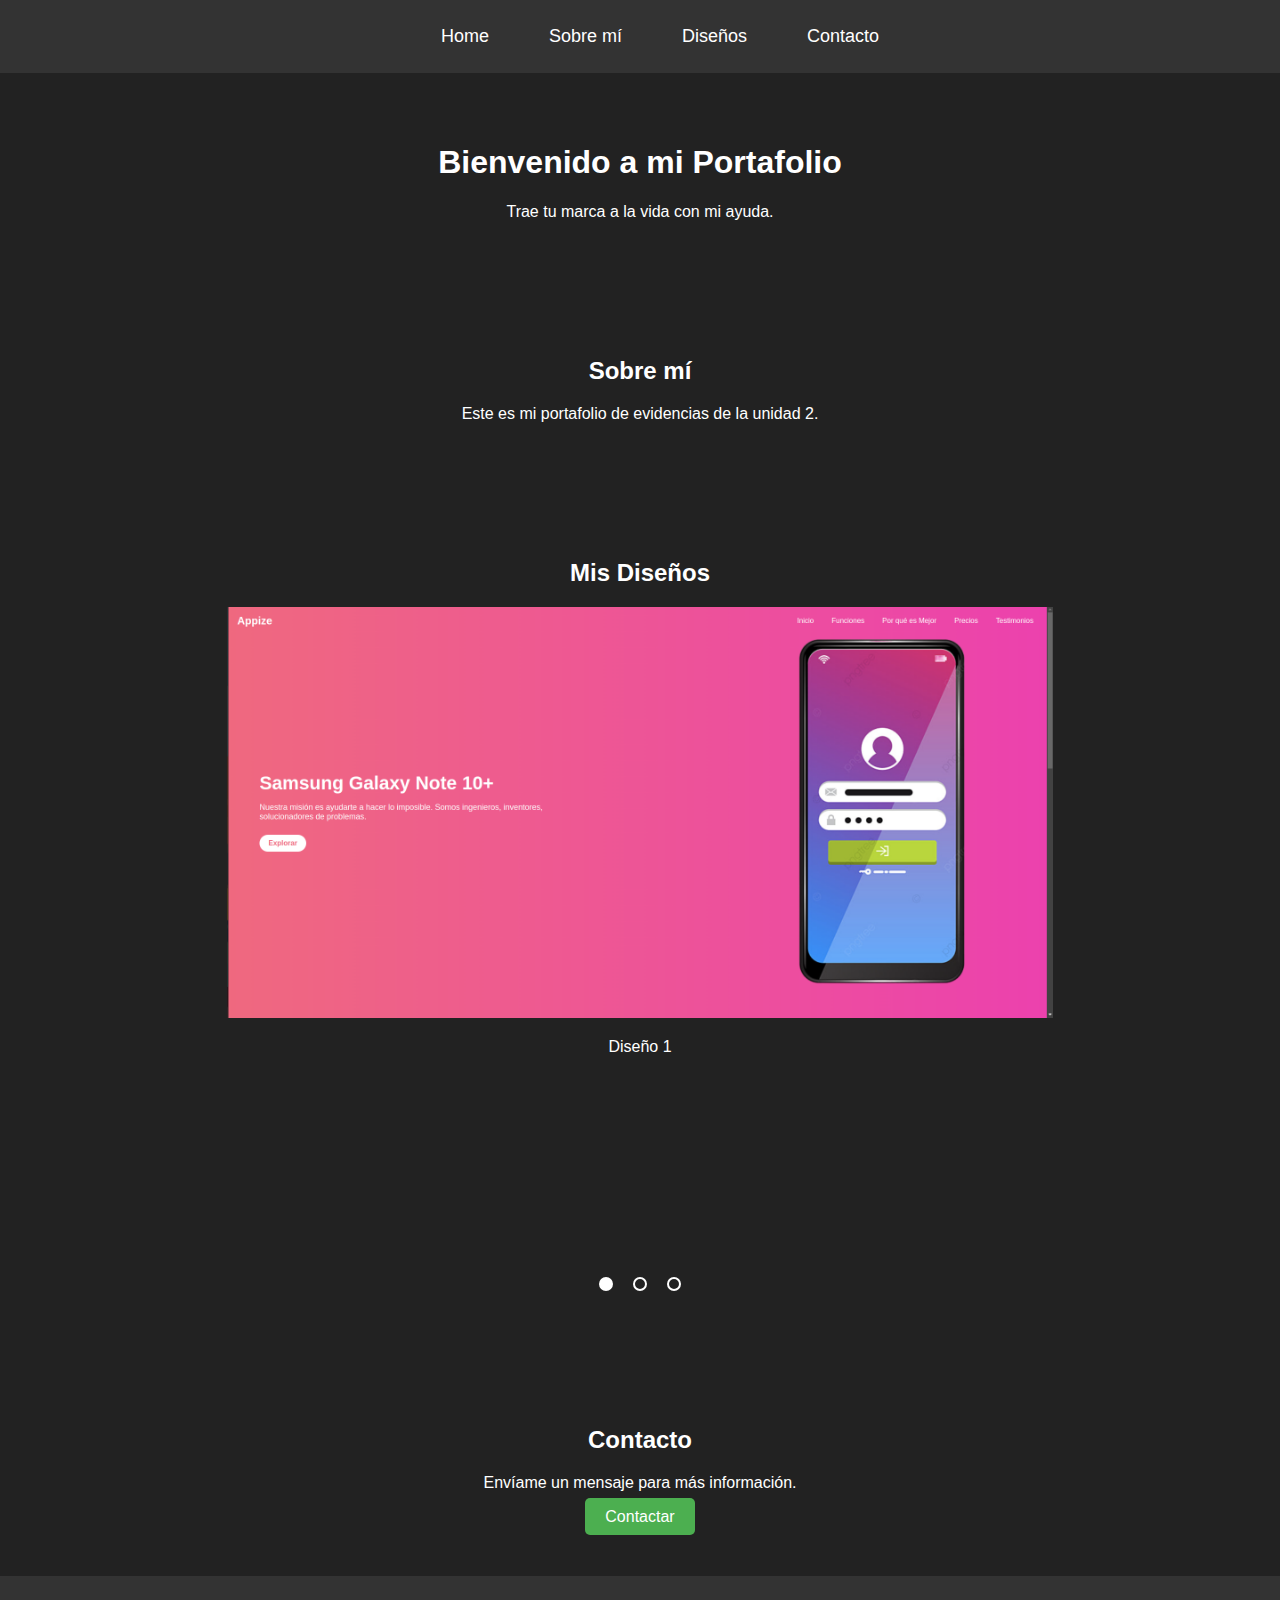
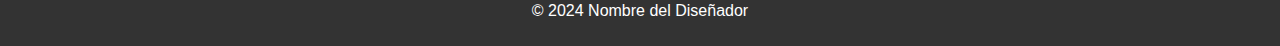
<file: index.html>
<!DOCTYPE html>
<html lang="es">
<head>
    <meta charset="UTF-8">
    <meta name="viewport" content="width=device-width, initial-scale=1.0">
    <title>Portafolio - Carrusel de Diseños</title>
    <link rel="stylesheet" href="styles.css">
</head>
<body>
    <header>
        <nav>
            <ul>
                <li><a href="#home">Home</a></li>
                <li><a href="#about">Sobre mí</a></li>
                <li><a href="#designs">Diseños</a></li>
                <li><a href="#contact">Contacto</a></li>
            </ul>
        </nav>
    </header>
    
    <section id="home">
        <h1>Bienvenido a mi Portafolio</h1>
        <p>Trae tu marca a la vida con mi ayuda.</p>
    </section>
    
    <section id="about">
        <h2>Sobre mí</h2>
        <p>Este es mi portafolio de evidencias de la unidad 2.</p>
    </section>
    
    <section id="designs">
        <h2>Mis Diseños</h2>
        
        <!-- Contenedor del slideshow -->
        <div class="slideshow-container">
            <!-- Slide 1 con enlace a "design1.html" -->
            <input type="radio" name="slider" id="slide1" checked>
            <div class="slide">
                <a href="Diseño1/index.html">
                    <img src="img/Diseño1.png" alt="Diseño 1">
                </a>
                <p>Diseño 1</p>
            </div>

            <!-- Slide 2 con enlace a "design2.html" -->
            <input type="radio" name="slider" id="slide2">
            <div class="slide">
                <a href="Login/index.html">
                    <img src="img/Login.png" alt="Diseño 2">
                </a>
                <p>Diseño 2</p>
            </div>

            <!-- Slide 3 con enlace a "design3.html" -->
            <input type="radio" name="slider" id="slide3">
            <div class="slide">
                <a href="Dasboard/index.html">
                    <img src="img/Dasboard.png" alt="Diseño 3">
                </a>
                <p>Diseño 3</p>
            </div>

            <!-- Botones manuales debajo de las imágenes -->
            <div class="navigation-manual">
                <label for="slide1" class="manual-btn"></label>
                <label for="slide2" class="manual-btn"></label>
                <label for="slide3" class="manual-btn"></label>
            </div>
        </div>
    </section>
    
    <section id="contact">
        <h2>Contacto</h2>
        <p>Envíame un mensaje para más información.</p>
        <a href="mailto:tucorreo@ejemplo.com" class="button">Contactar</a>
    </section>
    
    <footer>
        <p>&copy; 2024 Nombre del Diseñador</p>
    </footer>
</body>
</html>
</file>
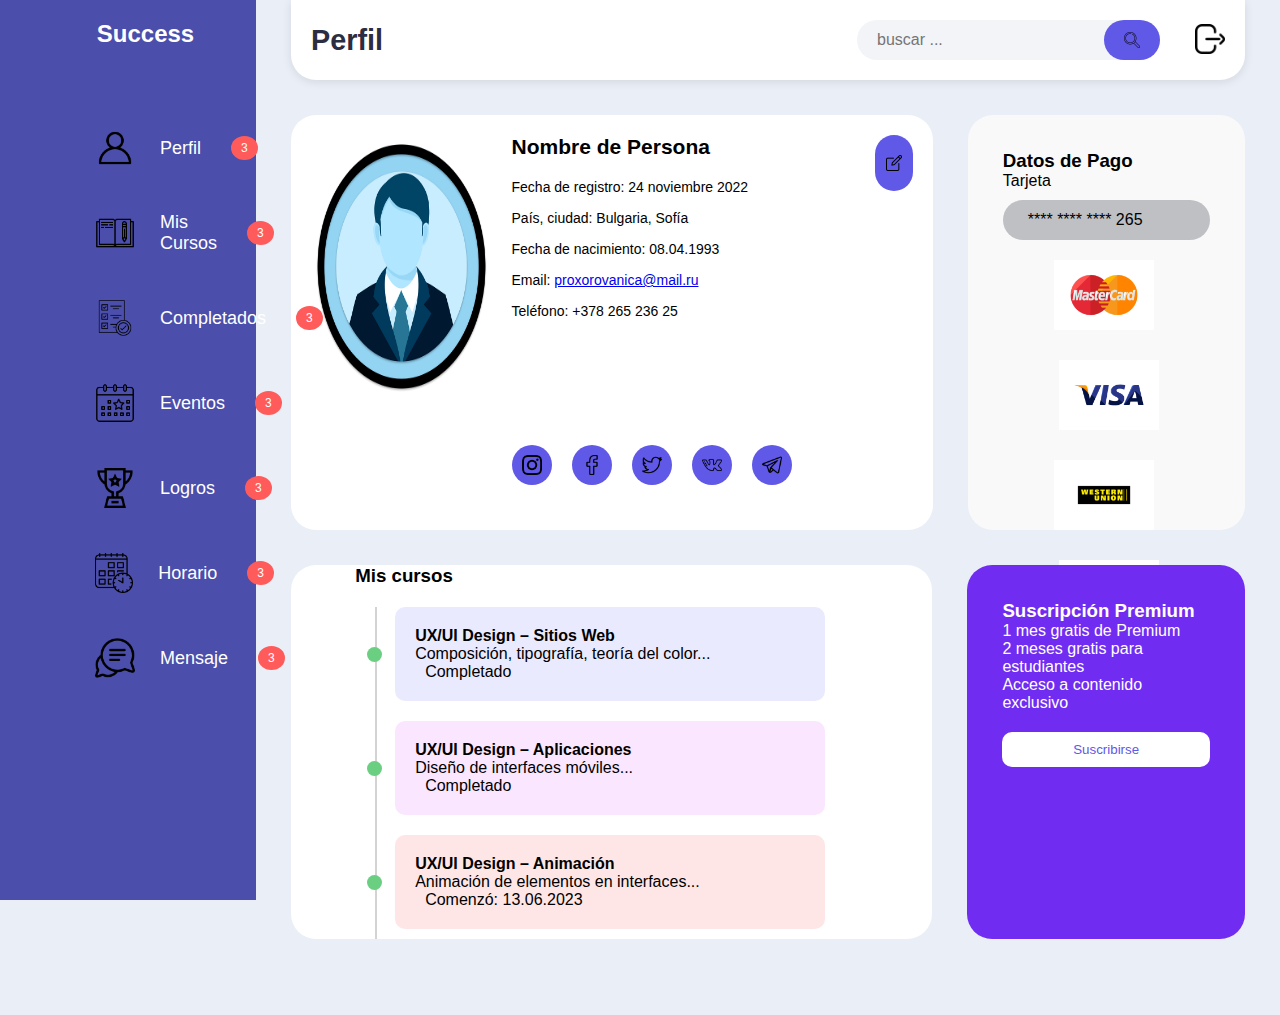
<file: Dasboard/index.html>
<!DOCTYPE html>
<html lang="es">
<head>
    <meta charset="UTF-8">
    <meta name="viewport" content="width=device-width, initial-scale=1.0">
    <title>Perfil de Usuario</title>
    <link rel="stylesheet" href="css/estilos.css">
</head>

<body>

    <div class="layout-contenedor">

        <!-- Contenedor lateral -->
        <aside>
            <h1>Success</h1>
            <nav>
                <ul>
                    <li>
                        <span class="arriba">
                            <span class="circulo"></span>
                            <span class="cuadro"></span>
                        </span>
                        <span class="abajo">
                            <span class="circulo-abajo"></span>
                            <span class="cuadro-abajo"></span>
                        </span>
                        <a href="#">
                            <img src="img/usuario.png" alt="Icono Perfil" class="icono">
                                Perfil
                            <span class="notificacion">3</span>

                        </a>
                    </li>

                    <li>
                        <span class="arriba">
                            <span class="circulo"></span>
                            <span class="cuadro"></span>
                        </span>
                        <span class="abajo">
                            <span class="circulo-abajo"></span>
                            <span class="cuadro-abajo"></span>
                        </span>
                        <a href="#">
                            <img src="img/deberes.png" alt="Icono Perfil" class="icono">
                                Mis Cursos
                            <span class="notificacion">3</span>
                        </a>
                    </li>

                    <li>
                        <span class="arriba">
                            <span class="circulo"></span>
                            <span class="cuadro"></span>
                        </span>
                        <span class="abajo">
                            <span class="circulo-abajo"></span>
                            <span class="cuadro-abajo"></span>
                        </span>
                        <a href="#">
                            <img src="img/comprobacion.png" alt="Icono Perfil" class="icono">
                            Completados
                            <span class="notificacion">3</span>
                        </a>
                    </li>
                    <li>
                        <span class="arriba">
                            <span class="circulo"></span>
                            <span class="cuadro"></span>
                        </span>
                        <span class="abajo">
                            <span class="circulo-abajo"></span>
                            <span class="cuadro-abajo"></span>
                        </span>
                        <a href="#">
                            <img src="img/evento.png" alt="Icono Perfil" class="icono">
                            Eventos
                            <span class="notificacion">3</span>
                        </a>
                    </li>
                    <li>
                        <span class="arriba">
                            <span class="circulo"></span>
                            <span class="cuadro"></span>
                        </span>
                        <span class="abajo">
                            <span class="circulo-abajo"></span>
                            <span class="cuadro-abajo"></span>
                        </span>
                        <a href="#">
                            <img src="img/logro.png" alt="Icono Perfil" class="icono">
                            Logros
                            <span class="notificacion">3</span>
                        </a>
                    </li>
                    <li>
                        <span class="arriba">
                            <span class="circulo"></span>
                            <span class="cuadro"></span>
                        </span>
                        <span class="abajo">
                            <span class="circulo-abajo"></span>
                            <span class="cuadro-abajo"></span>
                        </span>
                        <a href="#">
                            <img src="img/calendario.png" alt="Icono Perfil" class="icono">
                            Horario
                            <span class="notificacion">3</span>
                        </a>
                    </li>
                    <li>
                        <span class="arriba">
                            <span class="circulo"></span>
                            <span class="cuadro"></span>
                        </span>
                        <span class="abajo">
                            <span class="circulo-abajo"></span>
                            <span class="cuadro-abajo"></span>
                        </span>
                        <a href="#">
                            <img src="img/conversacion.png" alt="Icono Perfil" class="icono">
                            Mensaje
                            <span class="notificacion">3</span>
                        </a>
                    </li>
                </ul>
            </nav>
        </aside>
        

        <!-- Contenedor principal -->
        <div class="contenedor-principal">
            <!-- Header con barra de búsqueda -->
            

            <header class="header-busqueda">
                <h1>Perfil</h1> <!-- El título del perfil -->

                <div class="barra-iconos">

                    <div class="busqueda-icono">
                        <div class="busqueda">
                            <input type="text" placeholder="buscar ..."> <!-- Campo de búsqueda -->
                        </div>
                        
                        <button type="submit" class="boton-busqueda">
                            <img src="img/buscar.png" alt="Buscar" class="icono-busqueda">
                        </button>
                        
                    </div>
                
                    <button class="icono-salir">
                        <img src="img/salida.png" alt="Salir">
                    </button>

                </div>

            </header>
            


            <!-- Contenido principal -->
            <main class="contenido-principal">
                <!-- Encabezado de perfil -->
                <section class="encabezado-perfil">

                    <div class="info-perfil">
                        <img src="img/perfil.png" alt="Foto de perfil" class="foto-perfil">
                        
                        <div class="detalles-perfil">
                            
                            <div class="texto-perfil">
                                <h2>Nombre de Persona</h2>
                                <p>Fecha de registro: 24 noviembre 2022</p>
                                <p>País, ciudad: Bulgaria, Sofía</p>
                                <p>Fecha de nacimiento: 08.04.1993</p>
                                <p>Email: <a href="mailto:proxorovanica@mail.ru">proxorovanica@mail.ru</a></p>
                                <p>Teléfono: +378 265 236 25</p>
                            </div>

                            <div class="redes-sociales">
                                <a href="#"><img src="img/instagram.png" alt="Instagram"></a>
                                <a href="#"><img src="img/facebook.png" alt="Facebook"></a>
                                <a href="#"><img src="img/Twitter.png" alt="VK"></a>
                                <a href="#"><img src="img/vk.png" alt="VK"></a>
                                <a href="#"><img src="img/telegrama.png" alt="VK"></a>   
                            </div>
        
                        </div>

                        <button type="submit" class="boton-editar">
                            <img src="img/editar.png" alt="Editar" class="icono-editar">
                        </button>
                        
                    </div>

                    <div class="datos-pago">
                        
                        <h3>Datos de Pago</h3>
                        <p>Tarjeta</p>

                        <span class="num-tarjeta">
                            <p> **** **** **** 265</p>
                        </span>
                        <div class="metodos-pago">

                            <img src="img/mastercard.png" alt="MasterCard" class="pago-imagen-izq">
                            <img src="img/visa.png" alt="VISA" class="pago-imagen-der">
                            <img src="img/western-union.png" alt="Western Union" class="pago-imagen-izq">
                            <img src="img/g-pay.png" alt="Google Pay" class="pago-imagen-der">
                        
                        </div>
                    </div>
                </section>

                <!-- Sección de cursos -->
                <section class="mis-cursos">
                    <div class="dentro-curso">
                        <h3>Mis cursos</h3>
                        <!-- Línea de progreso -->
                        <div class="timeline">
                            <!-- Primer curso -->
                            <div class="curso">
                                <div class="timeline-point"></div>
                                <div class="info-curso">
                                    <p><strong>UX/UI Design – Sitios Web</strong></p>
                                    <p>Composición, tipografía, teoría del color...</p>
                                    <span class="estado-curso completado">Completado</span>
                                </div>
                            </div>
                
                            <!-- Segundo curso -->
                            <div class="curso">
                                <div class="timeline-point"></div>
                                <div class="info-curso">
                                    <p><strong>UX/UI Design – Aplicaciones</strong></p>
                                    <p>Diseño de interfaces móviles...</p>
                                    <span class="estado-curso completado">Completado</span>
                                </div>
                            </div>
                
                            <!-- Tercer curso (en progreso) -->
                            <div class="curso">
                                <div class="timeline-point"></div>
                                <div class="info-curso">
                                    <p><strong>UX/UI Design – Animación</strong></p>
                                    <p>Animación de elementos en interfaces...</p>
                                    <span class="estado-curso en-progreso">Comenzó: 13.06.2023</span>
                                </div>
                            </div>
                        </div>
                    </div>
                
                    <!-- Sección de suscripción -->
                    <div class="suscripcion">
                        <h3>Suscripción Premium</h3>
                        <p>1 mes gratis de Premium</p>
                        <p>2 meses gratis para estudiantes</p>
                        <p>Acceso a contenido exclusivo</p>
                        <button class="boton-suscripcion">Suscribirse</button>
                    </div>
                </section>
                
                
            </main>
        </div>
    </div>
</body>
</html>
</file>
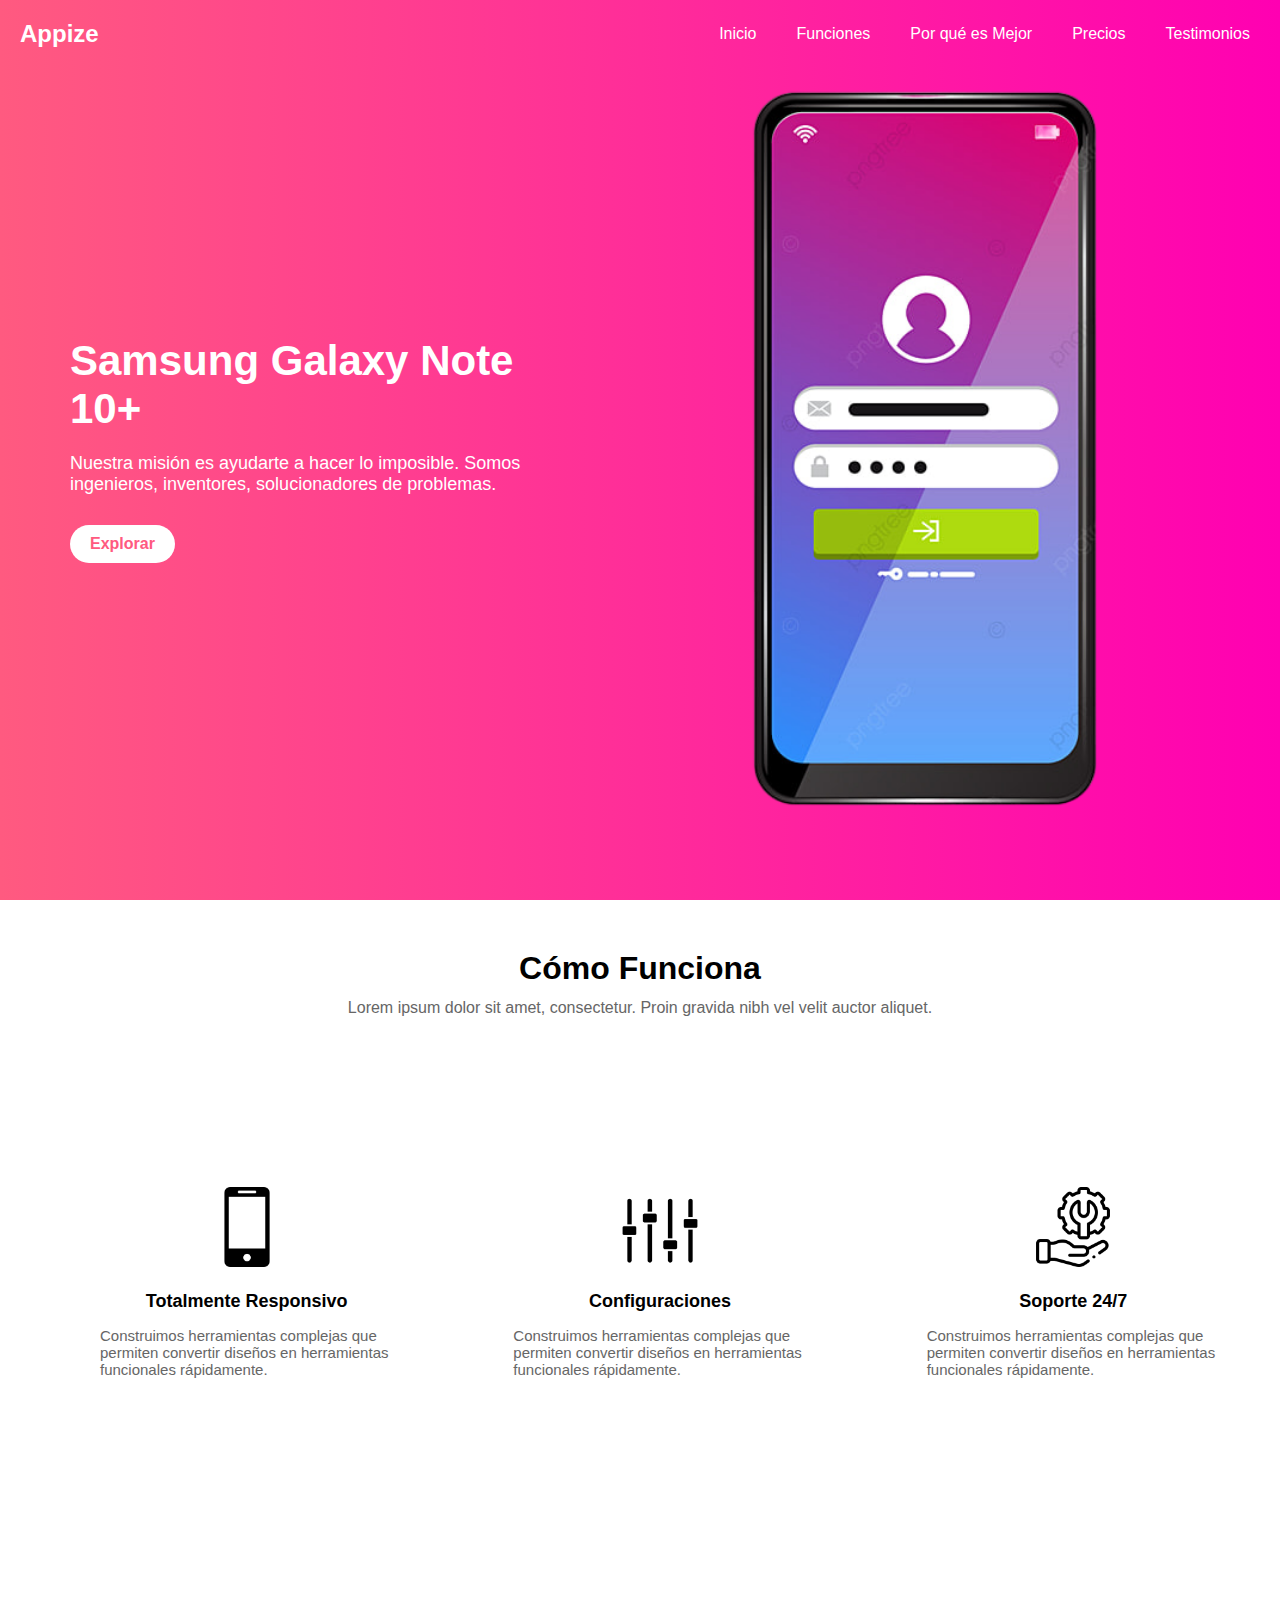
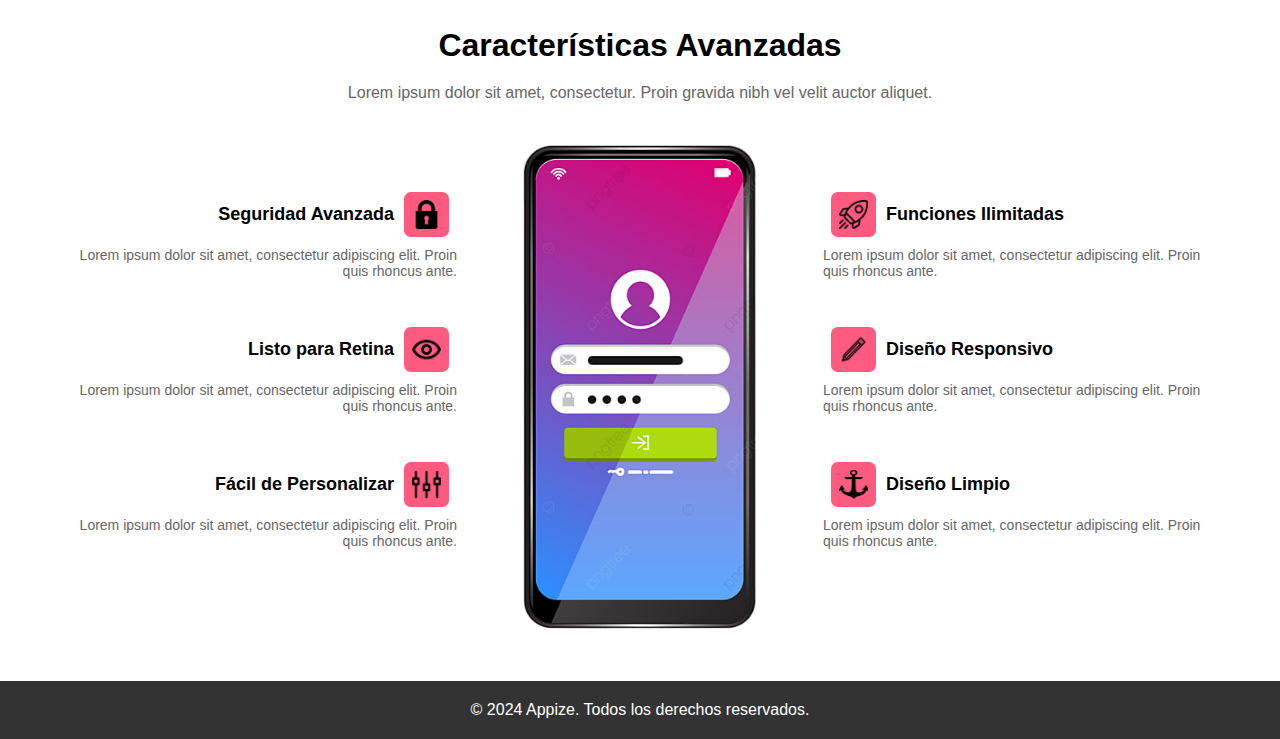
<file: Diseño1/index.html>
<!DOCTYPE html>
<html lang="en">
<head>
    <meta charset="UTF-8">
    <meta name="viewport" content="width=device-width, initial-scale=1.0">
    <title>Appize Landing Page</title>
    <link rel="stylesheet" href="css/styles.css">
</head>
<body>
    <header>
        <nav>
            <div class="logo">Appize</div>
            <ul class="enlaces-nav">
                <li><a href="#">Inicio</a></li>
                <li><a href="#">Funciones</a></li>
                <li><a href="#">Por qué es Mejor</a></li>
                <li><a href="#">Precios</a></li>
                <li><a href="#">Testimonios</a></li>
            </ul>
        </nav>
    </header>

    <section class="hero">
        <div class="contenido"> 
            <div class="caja-texto">
                <h1>Samsung Galaxy Note 10+</h1>
                <p>Nuestra misión es ayudarte a hacer lo imposible. Somos ingenieros, inventores, solucionadores de problemas.</p>
                <a href="#" class="btn-explorar">Explorar</a>
            </div>
            <div class="caja-imagen">
                <img src="imagenes/telefonoPrincipal.png" alt="Mockup de teléfono">
            </div>
        </div>
    </section>

    <section class="funciona">
        <h2>Cómo Funciona</h2>
        <p>Lorem ipsum dolor sit amet, consectetur. Proin gravida nibh vel velit auctor aliquet.</p>
        <div class="caracteristicas">
            <div class="caracteristica">
                <img src="imagenes/icono-telefono.png" alt="Icono Teléfono" class="icono">
                <h3>Totalmente Responsivo</h3>
                <p>Construimos herramientas complejas que permiten convertir diseños en herramientas funcionales rápidamente.</p>
            </div>
            <div class="caracteristica">
                <img src="imagenes/icono-ajustes.png" alt="Icono Ajustes" class="icono">
                <h3>Configuraciones</h3>
                <p>Construimos herramientas complejas que permiten convertir diseños en herramientas funcionales rápidamente.</p>
            </div>
            <div class="caracteristica">
                <img src="imagenes/icono-soporte.png" alt="Icono Soporte" class="icono">
                <h3>Soporte 24/7</h3>
                <p>Construimos herramientas complejas que permiten convertir diseños en herramientas funcionales rápidamente.</p>
            </div>
        </div>
    </section>
    

    <section class="avanzado">
        <h2>Características Avanzadas</h2>
        <p>Lorem ipsum dolor sit amet, consectetur. Proin gravida nibh vel velit auctor aliquet.</p>

        <div class="contenedor-avanzado">

            <!-- Lado Izquierdo con 3 Funciones -->
            <div class="funciones-izq">

                <div class="funcion-izq">
                    <div class="titulo-icono">
                        <h3>Seguridad Avanzada</h3>
                        <img src="imagenes/candado.png" alt="Seguridad" class="icono">
                    </div>
                    <p>Lorem ipsum dolor sit amet, consectetur adipiscing elit. Proin quis rhoncus ante.</p>
                </div>

                <div class="funcion-izq">   
                    <div class="titulo-icono">
                        <h3>Listo para Retina</h3>
                        <img src="imagenes/ojo.png" alt="Retina" class="icono">
                    </div>
                    <p>Lorem ipsum dolor sit amet, consectetur adipiscing elit. Proin quis rhoncus ante.</p>
                </div>

                <div class="funcion-izq">
                    <div class="titulo-icono">
                        <h3>Fácil de Personalizar</h3>
                        <img src="imagenes/niveles.png" alt="Personalización" class="icono">
                    </div>
                    <p>Lorem ipsum dolor sit amet, consectetur adipiscing elit. Proin quis rhoncus ante.</p>
                </div>
            </div>
        
            <!-- Contenedor con la imagen del teléfono -->
            <div class="contenedor-telefono">
                <img src="imagenes/telefonoPrincipal.png" alt="Teléfono" class="telefono-img">
            </div>
        
            <!-- Lado Derecho con 3 Funciones -->
            <div class="funciones-der">
                <div class="funcion-der">
                    <div class="titulo-icono">
                        <h3>Funciones Ilimitadas</h3>
                        <img src="imagenes/cohete.png" alt="Funciones Ilimitadas" class="icono">
                    </div>
                    <p>Lorem ipsum dolor sit amet, consectetur adipiscing elit. Proin quis rhoncus ante.</p>
                </div>

                <div class="funcion-der">
                    <div class="titulo-icono">
                        <h3>Diseño Responsivo</h3>
                        <img src="imagenes/lapiz.png" alt="Diseño Responsivo" class="icono">
                    </div>
                    <p>Lorem ipsum dolor sit amet, consectetur adipiscing elit. Proin quis rhoncus ante.</p>
                </div>

                <div class="funcion-der">
                    <div class="titulo-icono">
                        <h3>Diseño Limpio</h3>
                        <img src="imagenes/ancla.png" alt="Diseño Limpio" class="icono">
                    </div>
                    <p>Lorem ipsum dolor sit amet, consectetur adipiscing elit. Proin quis rhoncus ante.</p>
                </div>
            </div>
        </div>
    </section>
    
    
    

    <footer>
        <p>&copy; 2024 Appize. Todos los derechos reservados.</p>
    </footer>
</body>
</html>
</file>
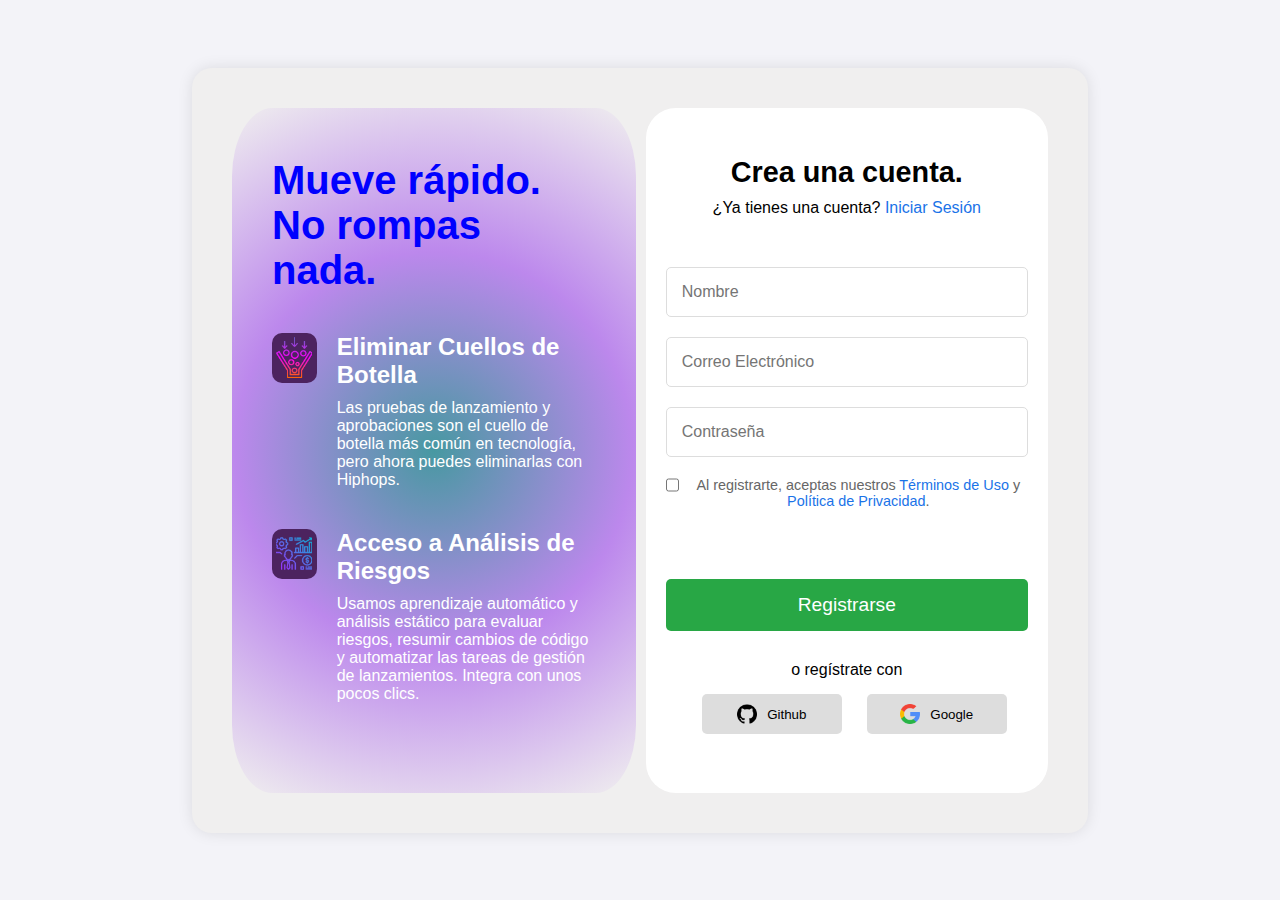
<file: Login/index.html>
<!DOCTYPE html>
<html lang="es">
<head>
    <meta charset="UTF-8">
    <meta name="viewport" content="width=device-width, initial-scale=1.0">
    <title>Crear Cuenta - Hiphops</title>
    <link rel="stylesheet" href="css/estilos.css">
</head>
<body>
    <div class="contenedor">
        <div class="seccion-izquierda">
            <h1>Mueve rápido. <br> No rompas nada.</h1>

            <div class="caracteristica">
                <div class="icono">
                    <img src="img/bottleneck.png" alt="Icono 1">
                </div>
                <div class="texto">
                    <h2>Eliminar Cuellos de Botella</h2>
                    <p>Las pruebas de lanzamiento y aprobaciones son el cuello de botella más común en tecnología, pero ahora puedes eliminarlas con Hiphops.</p>
                </div>
            </div>

            <div class="caracteristica">
                <div class="icono">
                    <img src="img/analisis.png" alt="Icono 2">
                </div>
                <div class="texto">
                    <h2>Acceso a Análisis de Riesgos</h2>
                    <p>Usamos aprendizaje automático y análisis estático para evaluar riesgos, resumir cambios de código y automatizar las tareas de gestión de lanzamientos. Integra con unos pocos clics.</p>
                </div>
            </div>
        </div>

        <div class="seccion-derecha">
            <div class="contenedor-formulario">
                <h2>Crea una cuenta.</h2>
                <p>¿Ya tienes una cuenta? <a href="#">Iniciar Sesión</a></p>
                <form action="#">
                    <input type="text" placeholder="Nombre" required>
                    <input type="email" placeholder="Correo Electrónico" required>
                    <input type="password" placeholder="Contraseña" required>
                                        
                    <!-- Contenedor para checkbox y botón -->
                    <div class="aceptar-terminos">
                        <input type="checkbox" id="terminos" required>
                        <p class="terminos">Al registrarte, aceptas nuestros <a href="#">Términos de Uso</a> y <a href="#">Política de Privacidad</a>.</p>
                    </div>

                    <button type="submit">Registrarse</button>
                </form>
                <div class="registro-social">
                    <p>o regístrate con</p>
                    <div class="botones-sociales">
                        <button class="boton-social">
                            <img src="img/github.png" alt="Icono Github" class="icono-social">Github
                        </button>
                        <button class="boton-social">
                            <img src="img/google.png" alt="Icono Google" class="icono-social">Google
                        </button>
                    </div>
                </div>
            </div>
        </div>
        
    </div>
</body>
</html>
</file>
<file: styles.css>
/* Estilo general */
body {
    font-family: Arial, sans-serif;
    background-color: #222;
    color: #fff;
    margin: 0;
}

header {
    background-color: #333;
    padding: 10px 0;
}

nav ul {
    list-style: none;
    display: flex;
    justify-content: center;
    gap: 20px;
}

nav ul li a {
    color: #fff;
    text-decoration: none;
    font-size: 18px;
    padding: 10px 20px;
    transition: background-color 0.3s ease, color 0.3s ease; /* Transición suave */

}

nav ul li a:hover {
    background-color: #4CAF50; /* Color de fondo al pasar el mouse */
    color: #000; /* Cambiar color del texto al pasar el mouse */
    border-radius: 5px; /* Opción para redondear los bordes */
}

section {
    padding: 50px;
    text-align: center;
}

button, .button {
    background-color: #4CAF50;
    color: white;
    padding: 10px 20px;
    text-decoration: none;
    border-radius: 5px;
}

/* Contenedor del slideshow */
.slideshow-container {
    width: 70%;
    height: 700px;
    position: relative;
    margin: auto;
    overflow: hidden;
}

/* Ocultar los inputs radio */
input[name="slider"] {
    display: none;
}

/* Estilo de cada slide */
.slide {
    display: none;
    position: absolute;
    width: 100%;
    height: 100%;
}

.slide img {
    width: 100%;
    height: auto;
}

/* Mostrar solo la imagen seleccionada */
#slide1:checked ~ .slide:nth-child(2),
#slide2:checked ~ .slide:nth-child(4),
#slide3:checked ~ .slide:nth-child(6) {
    display: block;
}

/* Botones de navegación manual debajo de las imágenes */
.navigation-manual {
    position: absolute;
    width: 100%;
    margin-top: 670px;  /* Asegura que los botones estén justo debajo de la imagen */
    display: flex;
    justify-content: center;
}

.manual-btn {
    border: 2px solid white;
    padding: 5px;
    border-radius: 50%;
    cursor: pointer;
    transition: background 0.3s ease;
    margin: 0 10px;
}

.manual-btn:hover {
    background-color: white;
}

#slide1:checked ~ .navigation-manual .manual-btn:nth-child(1),
#slide2:checked ~ .navigation-manual .manual-btn:nth-child(2),
#slide3:checked ~ .navigation-manual .manual-btn:nth-child(3) {
    background-color: white;
}

/* Footer */
footer {
    background-color: #333;
    color: #fff;
    text-align: center;
    padding: 10px 0;
}
</file>
<file: Dasboard/css/estilos.css>
* {
    margin: 0;
    padding: 0;
    box-sizing: border-box;
}

body {
    font-family: 'Arial', sans-serif;
    background-color: #eaeff7;
    height: 100vh;
    display: flex;
    justify-content: center;
    align-items: center;
}

/* Contenedor general para organizar las cajas */
.layout-contenedor {
    display: flex;
    height: 100vh;
    width: 100%;
}

/* Barra lateral */
/* Estilos para el aside */
aside {
    width: 20%;
    background-color: #4b4eaa; /* Color de fondo similar al de la imagen */
    padding: 20px 0px 20px 35px;    ;
    height: 100vh;
    color: white;
}

aside h1 {
    text-align: center;
    font-size: 24px;
    font-weight: bold;
    margin-bottom: 30px;
}

/* Estilos para la lista de navegación */
aside nav ul {
    list-style-type: none;
    padding: 0;
    height: 100%;
    padding-top:20px ;
    
}

/* Estilos para cada elemento de la lista */
aside nav ul li {
    margin: 15px 0;
    display: flex;
    align-items: center;
    position: relative;
    border-radius: 60px 0 0 60px;
    height: 70px;
}

aside nav{
    height: 80%;

}


/* Estilo para los enlaces */
aside nav ul li a {
    color: white;
    text-decoration: none;
    font-size: 18px;
    width: 100%;
    padding: 10px;
    border-radius: 10px;
    display: flex;
    justify-content: flex-start;
    align-items: center;
}


/* Estilo para los iconos (imagenes PNG) */
.icono{
    width: 40px; /* Ajusta según el tamaño que desees para la imagen */
    height: 40px;
    object-fit: cover; /* Asegura que la imagen se ajuste completamente */
    display: block;
    margin-right: 25px;
    margin-left: 50px;
    
}

/* Notificación */
.notificacion {
    background-color: #ff5b5b;
    color: white;
    border-radius: 50%;
    padding: 5px 10px;
    font-size: 12px;
    right: 10px;
    top: 20px;
    margin-left: 30px;
}



/* Hover para toda la lista */
aside nav ul li:hover {
    background-color: #eaeff7;; /* Color de fondo cuando se pasa el ratón por encima */
    color: black;
}

aside nav ul li a:hover {
    color: black;
}


aside nav li:hover span.arriba {
    display: inline-block;
}

aside nav li:hover span.abajo{
    display: inline-block;
}


/* Contenedor que coloca los elementos en la parte superior */
aside nav li span.arriba {
    position: absolute;
    width: 30px; /* Ajusta el ancho según lo que necesites */
    height: 30px; /* Ajusta la altura */
    margin-bottom: 20px; /* Espacio abajo si es necesario */
    top: -30px;
    right: 0px;
    display: none;
}


/* Cuadro verde */
aside nav li span.cuadro {
    width: 30px;
    height: 30px;
    background-color: #eaeff7; /* Color verde para el cuadro */
    position: absolute;
    bottom: 0;
    right: 0;
}

/* Círculo azul con borde redondeado */
aside nav li span.circulo {
    width: 30px;
    height: 30px;
    background-color: #4b4eaa; /* Color azul para el círculo */
    border-radius: 0px 0px 60px 0px; /* Solo esquina inferior derecha redondeada */
    position: absolute;
    bottom: 0px;
    right: 0px;
    z-index: 1; /* Asegura que el círculo esté encima del cuadro verde */
}

/* Contenedor que coloca los elementos en la parte superior */
aside nav li span.abajo{
    position: absolute;
    width: 30px; /* Ajusta el ancho según lo que necesites */
    height: 30px; /* Ajusta la altura */
    margin-bottom: 20px; /* Espacio abajo si es necesario */
    bottom:-50px;
    right: 0px;
    display: none;
}


/* Cuadro verde */
aside nav li span.cuadro-abajo {
    width: 30px;
    height: 30px;
    background-color: #eaeff7;; /* Color verde para el cuadro */
    position: absolute;
    bottom: 0;
    right: 0;
}

/* Círculo azul con borde redondeado */
aside nav li span.circulo-abajo {
    width: 30px;
    height: 30px;
    background-color: #4b4eaa; /* Color azul para el círculo */
    border-radius: 0px 60px 0px 0px; /* Solo esquina inferior derecha redondeada */
    position: absolute;
    bottom: 0px;
    right: 0px;
    z-index: 1; /* Asegura que el círculo esté encima del cuadro verde */
}





.decoracion img {
    width: 100%;
}

/* Contenedor principal (header + contenido) */
.contenedor-principal {
    width: 80%; 
    display: flex;
    flex-direction: column;
    margin-left: 35px;
    
}

/* Header */
.header-busqueda {
    display: flex;
    justify-content: space-between;
    align-items: center;
    background-color: white;
    padding: 20px;
    box-shadow: 0 2px 10px rgba(0, 0, 0, 0.1);
    margin: 0 35px 35px 0;

    border-bottom-right-radius: 25px;
    border-bottom-left-radius: 25px;
}

.header-busqueda h1 {
    font-size: 1.8rem;
    color: #2b2d42;
}

.barra-iconos{   
    display: flex;
    align-items: center;
    height: 40px;      
}

.busqueda-icono{
    display: flex;
    align-items: center;
    background-color: #f3f4f8;
    border-radius: 50px;
    height: 40px; 
    gap: 10px; 
}
    

.busqueda {
    display: flex;
    align-items: center;
}

.busqueda input {
    border: none;
    background-color: transparent;
    padding: 10px;
    font-size: 1rem;
    outline: none;
    padding-left: 20px;
}

.busqueda-icono button {
    background-color: #6058e7;
    border: none;
    border-radius: 50px;
    padding: 20px;
    cursor: pointer;
    height: 100%; 
    display: flex;
    align-items: center;
    justify-content: center; 
}

/* Imagen dentro del botón */
.busqueda-icono button img {
    width: 16px; 
    height: 16px; 
    object-fit: contain; 
}

.barra-iconos .icono-salir{
margin-left: 35px;
border: none;
background-color: transparent;

}


.barra-iconos .icono-salir img{
    width: 30px; 
    height: 32px; 
    object-fit: contain; 

}


/* Contenido principal */
.contenido-principal {
    padding: 0px;
    background-color: #eaeff7;
    height: 100%; /* Ocupar el espacio restante */
}

.encabezado-perfil {
    width: 100%;
    background-color: #eaeff7;
    border-radius: 10px;
    padding: 0px 35px 35px 0px;
    display: flex;
    justify-content: space-between;
    height: 50%;
}

.info-perfil {
    display: flex;
    justify-content: space-between;
    background-color: white;
    padding: 20px;
    border-radius: 25px;
    width: 70%;
    margin-right: 35px;
}

.foto-perfil {
    width: 100px;
    height: 100px;
    border-radius: 50%;
    margin-right: 20px;
}

.detalles-perfil {
    font-size: 14px;
    width: 70%;
    height: 100%;
}

.texto-perfil{
height:80%;

}

.texto-perfil h2{
margin-bottom: 20px;

}
.texto-perfil p{
    margin: 15px 0;
}
.redes-sociales a {
    margin-right: 10px;
}

.info-perfil img{
width: 30%;
height: 70%;
}

.redes-sociales {
    display: flex;
    gap: 10px; /* Espaciado entre los íconos */
    margin-top: 10px;
}

.redes-sociales a {
    display: flex;
    justify-content: center;
    align-items: center;
    background-color: #6058e7; /* Color morado */
    border-radius: 50%; /* Hace los enlaces circulares */
    width: 40px; /* Tamaño del círculo */
    height: 40px; /* Tamaño del círculo */
    text-decoration: none; /* Elimina el subrayado de los enlaces */
    transition: background-color 0.3s ease; /* Transición suave al hover */
}

.redes-sociales a:hover {
    background-color: #7d6be8; /* Cambia el color al hacer hover */
}

.redes-sociales a img {
    width: 20px; /* Tamaño del ícono */
    height: 20px;
    object-fit: contain; /* Asegura que la imagen mantenga sus proporciones */
}

/*boton de editar*/
.info-perfil button {
    background-color: #6058e7;
    border: none;
    border-radius: 60px;
    padding: 5px;
    cursor: pointer;
    height: 15%; 
    width: 7%;
    display: flex;
    align-items: center;
    justify-content: center; 
}

/* Imagen dentro del botón */
.info-perfil button img {
    width: 16px; 
    height: 16px; 
    object-fit: contain; 
}


.datos-pago {
    width: 30%;
    background-color: #f9f9f9;
    padding: 35px;
    border-radius: 25px;
}

.metodos-pago .pago-imagen-der {
    width: 48%;
    background-color: rgb(255, 255, 255);
    height: 70px;
    margin-left: 5px;
}

.metodos-pago .pago-imagen-izq{
    width: 48%;
    background-color: rgb(255, 255, 255);
    height: 70px;
    margin-right: 5px;

}
.metodos-pago img {
    margin-bottom: 30px;
    object-fit: contain; 

}

.metodos-pago{
    display:flex;
    width: 100%;
    flex-wrap: wrap;
    justify-content: center;
    
}



.datos-pago .num-tarjeta {
    display: flex;
    align-items: center;
    background-color: #bec0c4;
    border-radius: 50px;
    height: 40px;
    gap: 10px;
    margin-bottom: 20px;
    margin-top: 10px;
}

.datos-pago .num-tarjeta p{
margin-left: 25px;


}



/* Sección de cursos */

/* Sección de cursos */
.mis-cursos {
    width: 100%;
    display: flex;
    justify-content: space-between;
    padding: 0px 35px 35px 0px;
    background-color: #eaeff7;
}

.dentro-curso {
    width: 70%;
    border-radius: 60px;
    margin-right: 35px;
    background-color: white;
    border-radius: 25px;
    display: flex;
    flex-wrap: wrap;
    justify-content: space-around;
    align-items: flex-start;
    flex-direction: column;
    align-content: flex-end;
}

.timeline {
    position: relative;
    padding-left: 40px;
    margin-top: 20px;
    width: 90%;
}

.timeline:before {
    content: '';
    position: absolute;
    top: 0;
    left: 20px;
    width: 2px;
    height: 100%;
    background-color: #d3d3d3;
}

.timeline-point {
    width: 15px;
    height: 15px;
    border-radius: 50%;
    background-color: #6bcf81; /* Color para completado */
    position: absolute;
    left: -28px;
}

.curso {
    background-color: #ffffff;
    border-radius: 10px;
    padding: 20px;
    margin-bottom: 10px;
    display: flex;
    justify-content: space-between;
    align-items: center;
    width: 80%; /* Ajuste de ancho para que coincida con la imagen */
    position: relative;
}

/* Colores personalizados para cada contenedor */
.curso:nth-child(1) {
    background-color: #eaeaff; /* Color azul claro */
}

.curso:nth-child(2) {
    background-color: #fbe6ff; /* Color rosa claro */
}

.curso:nth-child(3) {
    background-color: #ffe6e6; /* Color rosa suave */
}

.curso .estado-curso {
    padding: 5px 10px;
    border-radius: 10px;
}

.completado .timeline-point {
    background-color: #6bcf81; /* Color para completado */
}

.en-progreso .timeline-point {
    background-color: #ff9a9a; /* Color para en progreso */
}

/* Suscripción */
.suscripcion {
    width: 30%;
    background-color: #712cf1;
    padding: 35px;
    border-radius: 25px;
    color: white;
}

.boton-suscripcion {
    background-color: white;
    color: #6058e7;
    border: none;
    padding: 10px;
    width: 100%;
    border-radius: 10px;
    margin-top: 20px;
    cursor: pointer;
}

/* Ajustes adicionales si se necesita que la línea continúe por completo */
.timeline .curso:not(:last-child) {
    margin-bottom: 20px;
}
</file>
<file: Diseño1/css/styles.css>
* {
    margin: 0;
    padding: 0;
    box-sizing: border-box;
}

body {
    font-family: 'Arial', sans-serif;
    background: #ff5a80;
    color: white;
}

header {
    position: fixed;
    top: 0;
    left: 0;
    width: 100%;
    padding: 20px;
    z-index: 1000;
    background: linear-gradient(90deg, #ff5a80 0%, #ff00b2 100%);

}





nav {
    display: flex;
    justify-content: space-between;
    align-items: center;
}

.logo {
    font-size: 24px;
    font-weight: bold;
}

.enlaces-nav {
    list-style: none;
    display: flex;
}

.enlaces-nav li {
    margin-left: 20px;
}

.enlaces-nav a {
    color: white;
    text-decoration: none;
    font-size: 16px;
    padding: 10px;
}

.hero {
    display: flex;
    justify-content: center;
    align-items: center;
    padding: 150px 20px;
    background: linear-gradient(90deg, #ff5a80 0%, #ff00b2 100%);
    height: 100vh;
}

.contenido {
    display: flex;
    align-items: center;
    justify-content: space-between;
    width: 100%;
}

.caja-texto, .caja-imagen {
    /*border: 2px solid white;*/
    padding: 20px;
    border-radius: 10px;
    padding-right: 150px;
}

.caja-texto {
    display: flex;
    margin-right: 40px;
    width: 50%;
    flex-direction: column;
    align-items: flex-start;
    padding: 10px;
    padding-right: 100px;
    padding-left: 50px;
    height: 840px;
    justify-content: center;
}

.caja-texto h1 {
    font-size: 42px;
    margin-bottom: 20px;
}

.caja-texto p {
    font-size: 18px;
    margin-bottom: 30px;
}

.btn-explorar {
    background-color: white;
    color: #ff5a80;
    padding: 10px 20px;
    text-decoration: none;
    border-radius: 25px;
    font-weight: bold;
}

.caja-imagen {
    flex: 1;
    text-align: right;
}

.caja-imagen img {
    width: 90%;
    max-width: 400px;
}


/*Seccion 2*/
.funciona {
    padding: 50px 20px;
    text-align: center;
    background-color: #fff;
    color: black;
    
}

.funciona, .avanzado {
    padding: 50px 20px;
    text-align: center;
    background-color: #fff;
    color: black;
}

.funciona h2 {
    font-size: 32px;
    font-weight: bold;
    margin-bottom: 12px;
}

.funciona p {
    font-size: 16px;
    margin-bottom: 110px;
    color: #666; 

}

.caracteristicas {
    display: flex;
    justify-content: center;
    align-items: flex-start;

}

.caracteristica {
    padding: 40px;
    margin-left: 40px;
    text-align: center;
    /*border: 2px solid rgb(12, 115, 184);*/
    width: 400px;
    height: 400px;
}

.caracteristica i {
    font-size: 48px;
    color: #ff5a80; 
    margin-bottom: 20px;
}

.icono {
    width: 80px; 
    height: auto;
    margin-bottom: 20px; 
    padding-top: 20px;
}

.caracteristica h3 {
    font-size: 18px;
    margin-bottom: 15px;
    font-weight: bold;
}

.caracteristica p {
    font-size: 15px;
    color: #666; 
    text-align:left;
}



/*Seccion 3*/
.avanzado {
    padding: 50px 20px;
    text-align: center;
    background-color: #fff;
    color: black;
}

.avanzado h2 {
    font-size: 32px;
    font-weight: bold;
    margin-bottom: 20px;
}

.avanzado p {
    font-size: 16px;
    margin-bottom: 40px;
    color: #666;
}

.contenedor-avanzado {
    display: flex;
    justify-content: space-between;
    align-items: center;
    gap: 20px; 
}

.funciones-izq, .funciones-der {
    flex: 1;
    display: flex;
    flex-direction: column;
    justify-content: space-between;
}

/* Para las funciones en el lado izquierdo (icono a la derecha) */

.funcion-izq .titulo-icono {
    display: flex;
    justify-content: flex-end; 
    align-items: center;
    padding-top: 8px;
    padding-right: 8px;
}

.funcion-izq .titulo-icono h3 {
    font-size: 18px;
    margin-right: 10px; 
    font-weight: bold;
    padding-bottom: 20px;
    padding-bottom: 0; 
}

.funcion-izq p {
    font-size: 14px;
    color: #666;
    margin-top: 10px; 
    text-align:end; 
    padding-left: 45px;

}

.funcion-izq .icono {
    width: 45px; 
    height: 45px; 
    padding: 5px;
    margin: 0; 
    border: 3px solid #ff5a80 ;
    border-radius: 15%;
    background-color: #ff5a80;;
    display: inline-block;

}

/* Para las funciones en el lado derecho */
.funcion-der .titulo-icono {
    display: flex;
    flex-direction: row-reverse;  
    justify-content: flex-end; 
    align-items: center;  
    padding-top: 8px;
    padding-left: 8px;
}

.funcion-der .titulo-icono h3 {
    font-size: 18px;
    margin-left: 10px; 
    font-weight: bold;
    padding-bottom: 20px;
    padding-bottom: 0; 

}

.funcion-der p {
    font-size: 14px;
    color: #666;
    margin-top: 10px; 
    text-align: left;
    padding-right: 45px;

}

.funcion-der .icono {
    width: 45px; 
    height: 45px; 
    padding: 5px;
    margin: 0; 
    border: 3px solid #ff5a80;
    border-radius: 15%;
    background-color: #ff5a80;
}


.contenedor-telefono {
    display: flex;
    justify-content: center;
    align-items: center;
    padding: 0px px;

}

.telefono-img {
    width: 100%;
    max-width: 250px; 
    height: auto;
    margin: 0px 38px;
}


/*Pien de Pagina*/
footer {
    background-color: #333;
    color: white;
    text-align: center;
    padding: 20px;
}



.funcion-izq:hover {
    background-color: #e0e0e0; 
    transition: background-color 0.3s ease; 
    border-radius: 10px;
}


.funcion-der:hover {
    background-color: #e0e0e0; 
    transition: background-color 0.3s ease; 
    border-radius: 10px;
}


/*

.enlaces-nav li:hover {
    background-color: #e0e0e0; 
    transition: background-color 0.3s ease; 
    border-radius: 5px;
}
*/

.enlaces-nav a:hover {
    background-color: #ee7694; 
    transition: background-color 0.3s ease; 
    border-radius: 5px;
}

.btn-explorar:hover{
    background-color: #f0d7dd; 
    transition: background-color 0.3s ease; 
}
</file>
<file: Login/css/estilos.css>
* {
    margin: 0;
    padding: 0;
    box-sizing: border-box;
}

body {
    font-family: 'Arial', sans-serif;
    background-color: #f3f3f8;
    display: flex;
    justify-content: center;
    align-items: center;
    height: 100vh;
}

.contenedor {
    display: flex;
    background-color: rgb(240, 239, 239);
    width: 70%;
    height: 85%;
    border-radius: 20px;
    box-shadow: 0 0 15px rgba(0, 0, 0, 0.1);
    padding: 40px;
    box-sizing: border-box;
}

.seccion-izquierda,
.seccion-derecha {
    flex-basis: 50%; /* Ambas secciones tendrán un 50% del ancho */
    display: flex;
    flex-direction: column; /* Alinea el contenido verticalmente */
    justify-content: center; /* Centra verticalmente el contenido */
}

.seccion-izquierda {
    padding: 40px;
    background: radial-gradient(circle at 50% 50%, rgba(53, 143, 153, 0.9), rgba(166, 92, 235, 0.7), rgba(57, 190, 86, 0));
    border-radius: 10%;
    color: white;
    margin-right: 10px;
}

.seccion-izquierda h1 {
    font-size: 2.5rem;
    margin-bottom: 40px;
    font-weight: bold;
    color: blue;
}

.caracteristica {
    display: flex;
    align-items: flex-start;
    margin-bottom: 40px;
    width: 100%; 
}

.icono {
    width: 50px;
    height: 50px;
    background-color: #4c235f; /* Puedes cambiar este color */
    border-radius: 10px;
    overflow: hidden; /* Asegura que cualquier parte sobrante de la imagen no se muestre */
    display: flex;
    justify-content: center;
    align-items: center;
    margin-right: 20px;
    box-sizing: border-box;
}

.icono img {
    width: 100%;
    height: 100%;
    object-fit: cover; /* Ajusta la imagen sin distorsión */
    display: block;
    padding: 10%;
}

.texto {
    flex-grow: 1;
    max-width: 80%; /* Limita el ancho de la caja de texto para que el icono tenga más espacio */
}

.texto h2 {
    font-size: 1.5rem;
    margin-bottom: 10px;
}

.texto p {
    font-size: 1rem;
}


.seccion-derecha {
    display: flex;
    justify-content: center; 
    align-items: center; 
    padding: 0px;

}

.contenedor-formulario {
    background-color: white;
    text-align: center; 
    width: 100%; 
    height: 950%;
    border-radius: 30px;
    display: flex;
    flex-direction: column;
    justify-content: center;
}


.contenedor-formulario h2 {
    margin-bottom: 10px;
    font-size: 1.8rem;
}

.contenedor-formulario p {
    margin-bottom: 50px;
}

.contenedor-formulario a {
    color: #1a73e8;
    text-decoration: none;
}

form input {
    width: 90%;
    padding: 15px;
    margin-bottom: 20px;
    border: 1px solid #ddd;
    border-radius: 5px;
    font-size: 1rem;
}

form button {
    width: 90%;
    padding: 15px;
    background-color: #28a745;
    color: white;
    font-size: 1.2rem;
    border: none;
    border-radius: 5px;
    cursor: pointer;
    margin-top: 20px;
    margin-bottom: 10px;
}

.registro-social {
    text-align: center;
    margin-top: 20px;
    margin-bottom: 10px;
}

.registro-social p {
    margin-bottom: 15px;
}

.botones-sociales {
    display: flex;
    justify-content: center;
    gap: 10px;
}

.boton-social {
    background-color: #ddd;
    padding: 10px 20px;
    border-radius: 5px;
    border: none;
    cursor: pointer;
    display: flex;
    align-items: center;
    justify-content: center;
    width: 140px;
    margin-left: 15px;
}

.boton-social img.icono-social {
    width: 20px;
    height: 20px;
    margin-right: 10px;
}

.boton-social:hover {
    background-color: #ccc;
}


.terminos {
    font-size: 0.75rem;
    color: #666;
    text-align: center; /* Centra el texto */
}

.terminos a {
    color: #1a73e8; /* Color de los enlaces */
    text-decoration: none;
}

.terminos a:hover {
    text-decoration: underline; /* Subrayado al pasar el mouse */
}


/* Contenedor para el checkbox y su label */
.aceptar-terminos {
    display: flex;
    align-items: flex-start; 
    justify-content: flex-start; 
    margin-bottom: 20px;
    width: 90%; 
    margin: 0 auto; 
}

.aceptar-terminos input[type="checkbox"] {
    margin-right: 10px; /* Espacio entre el checkbox y el texto */
    width: 16px;
    height: 16px;
}

.aceptar-terminos p {
    font-size: 0.9rem;
    color: #666;
}

.aceptar-terminos a {
    color: #1a73e8; /* Color de los enlaces */
    text-decoration: none;
}

.aceptar-terminos a:hover {
    text-decoration: underline;
}
</file>
